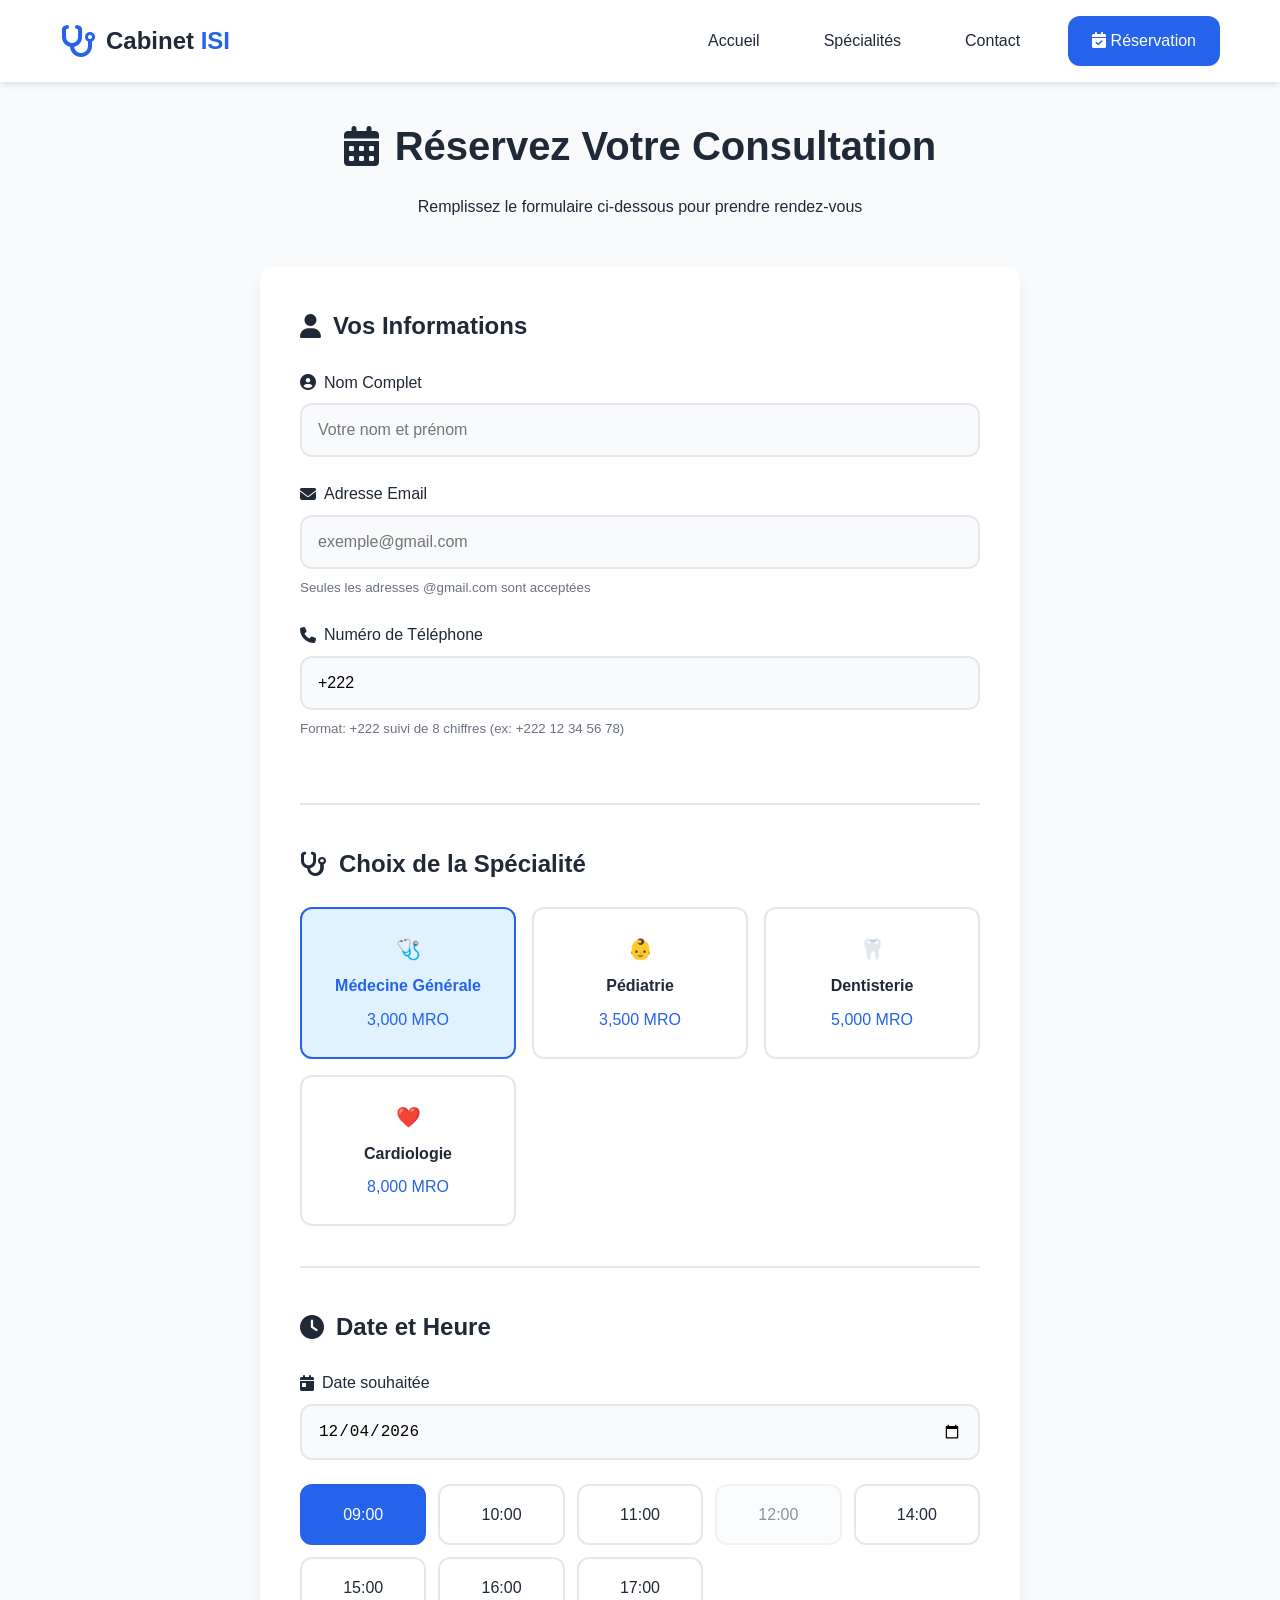
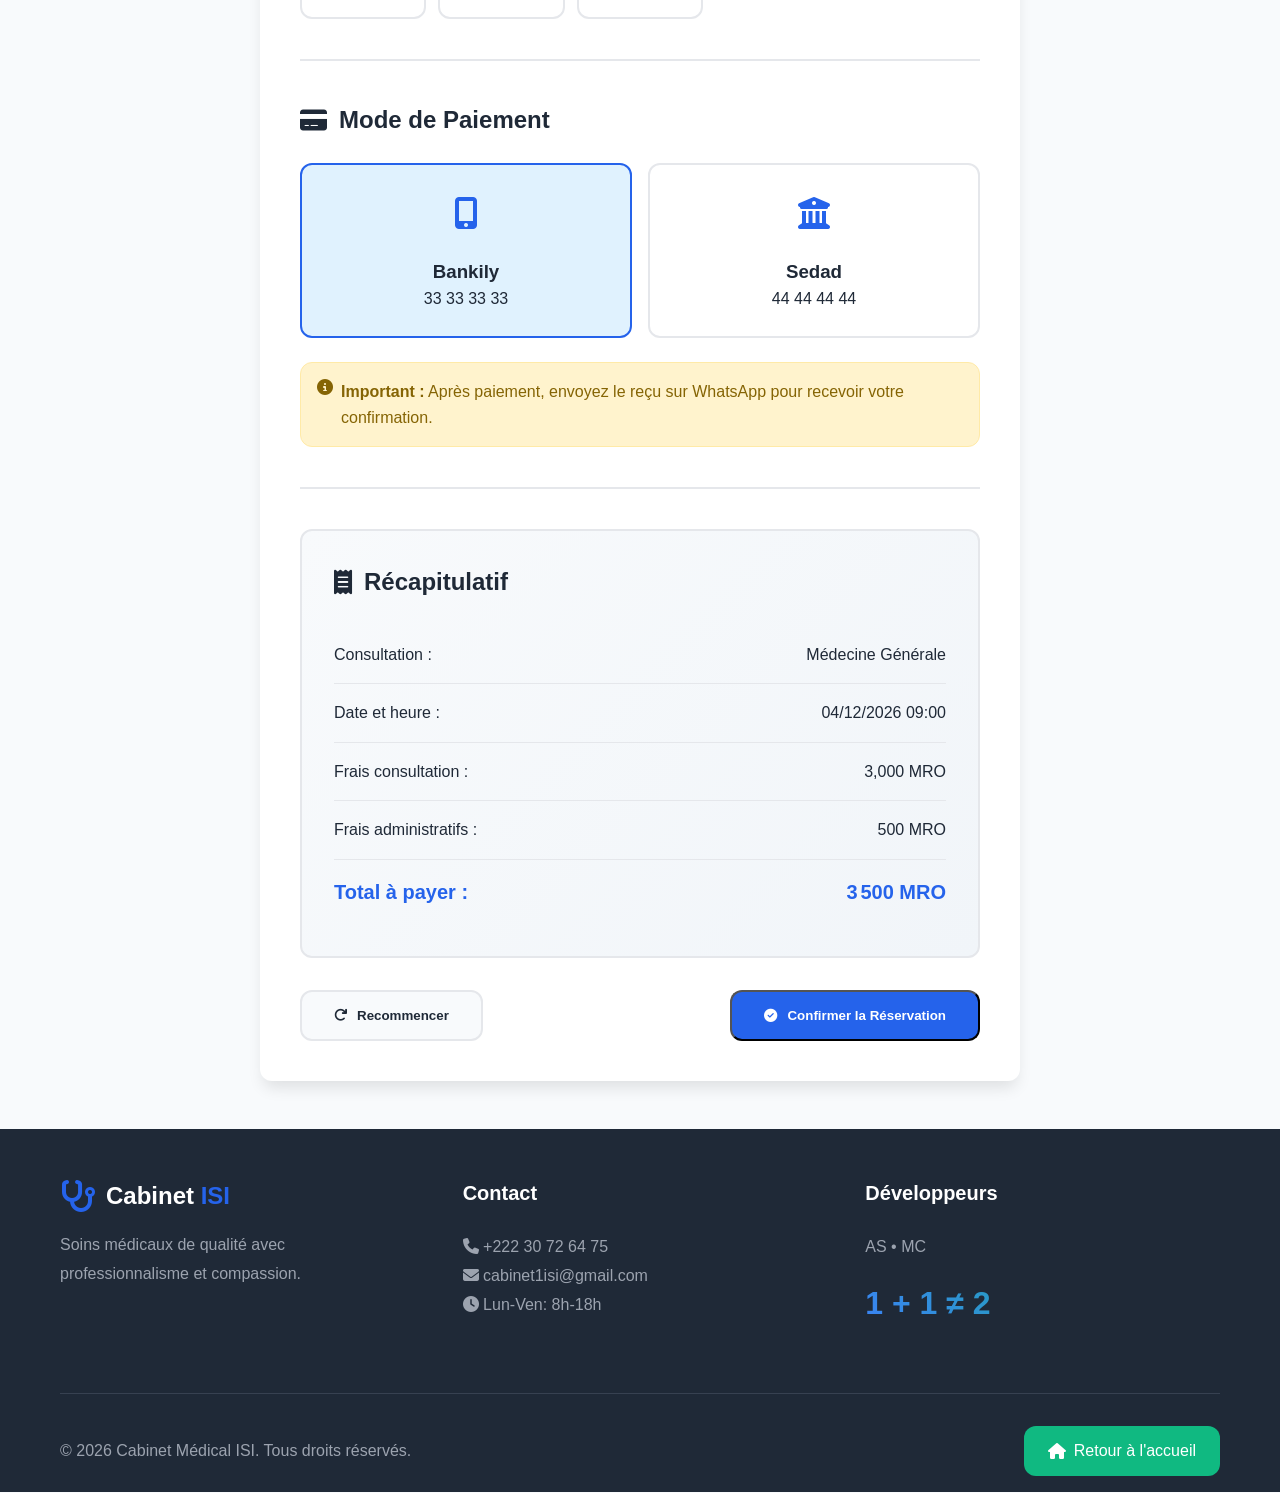
<file: booking.html>
<!DOCTYPE html>
<html lang="fr">
<head>
    <meta charset="UTF-8">
    <meta name="viewport" content="width=device-width, initial-scale=1.0">
    <title>Réservation - Cabinet ISI</title>
    <link rel="stylesheet" href="style.css">
    <link rel="stylesheet" href="https://cdnjs.cloudflare.com/ajax/libs/font-awesome/6.4.0/css/all.min.css">
    <style>
        /* أنماط إضافية لصفحة الحجز */
        .booking-page {
            max-width: 800px;
            margin: 2rem auto;
            padding: 0 20px;
        }
        
        .booking-header {
            text-align: center;
            margin-bottom: 3rem;
        }
        
        .booking-header h1 {
            font-size: 2.5rem;
            color: var(--text-dark);
            margin-bottom: 1rem;
            display: flex;
            align-items: center;
            justify-content: center;
            gap: 1rem;
        }
        
        .booking-form {
            background: var(--bg-white);
            border-radius: var(--radius);
            padding: 2.5rem;
            box-shadow: var(--shadow-lg);
            margin-bottom: 3rem;
        }
        
        .form-step {
            margin-bottom: 2.5rem;
            padding-bottom: 2.5rem;
            border-bottom: 2px solid var(--border);
        }
        
        .form-step:last-child {
            border-bottom: none;
        }
        
        .step-title {
            font-size: 1.5rem;
            color: var(--text-dark);
            margin-bottom: 1.5rem;
            display: flex;
            align-items: center;
            gap: 0.75rem;
        }
        
        .form-group {
            margin-bottom: 1.5rem;
        }
        
        .form-label {
            display: block;
            margin-bottom: 0.5rem;
            font-weight: 500;
            color: var(--text-dark);
            display: flex;
            align-items: center;
            gap: 0.5rem;
        }
        
        .form-input {
            width: 100%;
            padding: 1rem;
            border: 2px solid var(--border);
            border-radius: var(--radius);
            font-size: 1rem;
            transition: all 0.3s ease;
            background: var(--bg-light);
        }
        
        .form-input:focus {
            outline: none;
            border-color: var(--primary);
            background: white;
            box-shadow: 0 0 0 3px rgba(37, 99, 235, 0.1);
        }
        
        .specialty-selection {
            display: grid;
            grid-template-columns: repeat(auto-fit, minmax(180px, 1fr));
            gap: 1rem;
            margin-top: 1rem;
        }
        
        .specialty-btn {
            padding: 1.5rem 1rem;
            border: 2px solid var(--border);
            border-radius: var(--radius);
            background: white;
            cursor: pointer;
            transition: all 0.3s ease;
            text-align: center;
        }
        
        .specialty-btn:hover {
            border-color: var(--primary);
            transform: translateY(-2px);
        }
        
        .specialty-btn.selected {
            border-color: var(--primary);
            background: #e0f2fe;
            color: var(--primary);
        }
        
        .time-slots {
            display: grid;
            grid-template-columns: repeat(auto-fit, minmax(120px, 1fr));
            gap: 0.75rem;
            margin-top: 1rem;
        }
        
        .time-slot {
            padding: 1rem;
            border: 2px solid var(--border);
            border-radius: var(--radius);
            text-align: center;
            cursor: pointer;
            transition: all 0.3s ease;
            background: white;
        }
        
        .time-slot:hover {
            border-color: var(--primary);
        }
        
        .time-slot.selected {
            background: var(--primary);
            color: white;
            border-color: var(--primary);
        }
        
        .time-slot.disabled {
            opacity: 0.5;
            cursor: not-allowed;
            background: var(--bg-light);
        }
        
        .payment-methods {
            display: grid;
            grid-template-columns: repeat(auto-fit, minmax(200px, 1fr));
            gap: 1rem;
            margin-top: 1rem;
        }
        
        .payment-method {
            padding: 1.5rem;
            border: 2px solid var(--border);
            border-radius: var(--radius);
            text-align: center;
            cursor: pointer;
            transition: all 0.3s ease;
        }
        
        .payment-method:hover {
            border-color: var(--primary);
            transform: translateY(-2px);
        }
        
        .payment-method.selected {
            border-color: var(--primary);
            background: #e0f2fe;
        }
        
        .payment-icon {
            font-size: 2rem;
            color: var(--primary);
            margin-bottom: 1rem;
        }
        
        .summary-card {
            background: linear-gradient(135deg, #f8fafc 0%, #f1f5f9 100%);
            border-radius: var(--radius);
            padding: 2rem;
            margin: 2rem 0;
            border: 2px solid var(--border);
        }
        
        .summary-item {
            display: flex;
            justify-content: space-between;
            padding: 1rem 0;
            border-bottom: 1px solid var(--border);
        }
        
        .summary-item:last-child {
            border-bottom: none;
            font-weight: 700;
            font-size: 1.25rem;
            color: var(--primary);
        }
        
        .form-actions {
            display: flex;
            gap: 1rem;
            margin-top: 2rem;
            justify-content: space-between;
        }
        
        .btn-back {
            background: var(--bg-light);
            color: var(--text-dark);
            border: 2px solid var(--border);
        }
        
        .btn-back:hover {
            background: #e5e7eb;
        }
        
        .confirmation-modal {
            display: none;
            position: fixed;
            top: 0;
            left: 0;
            width: 100%;
            height: 100%;
            background: rgba(0, 0, 0, 0.8);
            z-index: 2000;
            align-items: center;
            justify-content: center;
        }
        
        .confirmation-content {
            background: white;
            border-radius: var(--radius);
            padding: 3rem;
            width: 90%;
            max-width: 500px;
            text-align: center;
        }
        
        .confirmation-icon {
            width: 80px;
            height: 80px;
            background: var(--secondary);
            border-radius: 50%;
            display: flex;
            align-items: center;
            justify-content: center;
            margin: 0 auto 1.5rem;
            font-size: 2.5rem;
            color: white;
        }
        
        .whatsapp-btn {
            display: inline-flex;
            align-items: center;
            gap: 0.75rem;
            background: #25D366;
            color: white;
            text-decoration: none;
            padding: 1rem 2rem;
            border-radius: var(--radius);
            font-weight: 600;
            margin: 1.5rem 0;
            transition: all 0.3s ease;
            width: 100%;
            justify-content: center;
        }
        
        .whatsapp-btn:hover {
            background: #128C7E;
            transform: translateY(-2px);
        }
        
        @media (max-width: 768px) {
            .booking-form {
                padding: 1.5rem;
            }
            
            .form-actions {
                flex-direction: column;
            }
            
            .specialty-selection,
            .time-slots,
            .payment-methods {
                grid-template-columns: repeat(2, 1fr);
            }
        }
        
        @media (max-width: 480px) {
            .specialty-selection,
            .time-slots,
            .payment-methods {
                grid-template-columns: 1fr;
            }
            
            .booking-header h1 {
                font-size: 2rem;
                flex-direction: column;
            }
        }
    </style>
</head>
<body>
    <!-- Navigation -->
    <nav class="navbar">
        <div class="container">
            <div class="logo">
                <i class="fas fa-stethoscope"></i>
                <h1>Cabinet <span>ISI</span></h1>
            </div>
            <div class="nav-links">
                <a href="index.html">Accueil</a>
                <a href="index.html#specialites">Spécialités</a>
                <a href="index.html#contact">Contact</a>
                <a href="booking.html" class="btn-reserve active">
                    <i class="fas fa-calendar-check"></i> Réservation
                </a>
            </div>
            <button class="menu-btn">
                <i class="fas fa-bars"></i>
            </button>
        </div>
    </nav>

    <!-- Booking Page -->
    <main class="booking-page">
        <header class="booking-header">
            <h1>
                <i class="fas fa-calendar-alt"></i>
                <span>Réservez Votre Consultation</span>
            </h1>
            <p>Remplissez le formulaire ci-dessous pour prendre rendez-vous</p>
        </header>

        <form id="bookingForm" class="booking-form">
            <!-- Étape 1: Informations personnelles -->
            <div class="form-step" id="step1">
                <h2 class="step-title">
                    <i class="fas fa-user"></i>
                    Vos Informations
                </h2>
                
                <div class="form-group">
                    <label for="fullName" class="form-label">
                        <i class="fas fa-user-circle"></i>
                        Nom Complet
                    </label>
                    <input type="text" id="fullName" class="form-input" 
                           placeholder="Votre nom et prénom" required>
                </div>
                
                <div class="form-group">
                    <label for="email" class="form-label">
                        <i class="fas fa-envelope"></i>
                        Adresse Email
                    </label>
                    <input type="email" id="email" class="form-input" 
                           placeholder="exemple@gmail.com" required>
                    <small style="color: var(--text-light); margin-top: 0.5rem; display: block;">
                        Seules les adresses @gmail.com sont acceptées
                    </small>
                </div>
                
                <div class="form-group">
                    <label for="phone" class="form-label">
                        <i class="fas fa-phone"></i>
                        Numéro de Téléphone
                    </label>
                    <input type="tel" id="phone" class="form-input" 
                           value="+222 " required 
                           placeholder="+222 XX XX XX XX">
                    <small style="color: var(--text-light); margin-top: 0.5rem; display: block;">
                        Format: +222 suivi de 8 chiffres (ex: +222 12 34 56 78)
                    </small>
                </div>
            </div>

            <!-- Étape 2: Choix de spécialité -->
            <div class="form-step" id="step2">
                <h2 class="step-title">
                    <i class="fas fa-stethoscope"></i>
                    Choix de la Spécialité
                </h2>
                
                <div class="specialty-selection">
                    <div class="specialty-btn selected" data-price="3000">
                        <div style="font-size: 1.25rem; margin-bottom: 0.5rem;">🩺</div>
                        <div style="font-weight: 600;">Médecine Générale</div>
                        <div style="color: var(--primary); margin-top: 0.5rem;">3,000 MRO</div>
                    </div>
                    
                    <div class="specialty-btn" data-price="3500">
                        <div style="font-size: 1.25rem; margin-bottom: 0.5rem;">👶</div>
                        <div style="font-weight: 600;">Pédiatrie</div>
                        <div style="color: var(--primary); margin-top: 0.5rem;">3,500 MRO</div>
                    </div>
                    
                    <div class="specialty-btn" data-price="5000">
                        <div style="font-size: 1.25rem; margin-bottom: 0.5rem;">🦷</div>
                        <div style="font-weight: 600;">Dentisterie</div>
                        <div style="color: var(--primary); margin-top: 0.5rem;">5,000 MRO</div>
                    </div>
                    
                    <div class="specialty-btn" data-price="8000">
                        <div style="font-size: 1.25rem; margin-bottom: 0.5rem;">❤️</div>
                        <div style="font-weight: 600;">Cardiologie</div>
                        <div style="color: var(--primary); margin-top: 0.5rem;">8,000 MRO</div>
                    </div>
                </div>
            </div>

            <!-- Étape 3: Date et heure -->
            <div class="form-step" id="step3">
                <h2 class="step-title">
                    <i class="fas fa-clock"></i>
                    Date et Heure
                </h2>
                
                <div class="form-group">
                    <label for="appointmentDate" class="form-label">
                        <i class="fas fa-calendar-day"></i>
                        Date souhaitée
                    </label>
                    <input type="date" id="appointmentDate" class="form-input" required>
                </div>
                
                <div class="time-slots">
                    <div class="time-slot selected">09:00</div>
                    <div class="time-slot">10:00</div>
                    <div class="time-slot">11:00</div>
                    <div class="time-slot disabled">12:00</div>
                    <div class="time-slot">14:00</div>
                    <div class="time-slot">15:00</div>
                    <div class="time-slot">16:00</div>
                    <div class="time-slot">17:00</div>
                </div>
            </div>

            <!-- Étape 4: Paiement -->
            <div class="form-step" id="step4">
                <h2 class="step-title">
                    <i class="fas fa-credit-card"></i>
                    Mode de Paiement
                </h2>
                
                <div class="payment-methods">
                    <div class="payment-method selected">
                        <div class="payment-icon">
                            <i class="fas fa-mobile-alt"></i>
                        </div>
                        <h3>Bankily</h3>
                        <p>33 33 33 33</p>
                    </div>
                    
                    <div class="payment-method">
                        <div class="payment-icon">
                            <i class="fas fa-university"></i>
                        </div>
                        <h3>Sedad</h3>
                        <p>44 44 44 44</p>
                    </div>
                </div>
                
                <div style="background: #fff3cd; border: 1px solid #ffeaa7; padding: 1rem; border-radius: var(--radius); margin-top: 1.5rem;">
                    <p style="display: flex; align-items: flex-start; gap: 0.5rem; margin: 0; color: #856404;">
                        <i class="fas fa-info-circle"></i>
                        <span><strong>Important :</strong> Après paiement, envoyez le reçu sur WhatsApp pour recevoir votre confirmation.</span>
                    </p>
                </div>
            </div>

            <!-- Résumé -->
            <div class="summary-card">
                <h2 class="step-title">
                    <i class="fas fa-receipt"></i>
                    Récapitulatif
                </h2>
                
                <div class="summary-item">
                    <span>Consultation :</span>
                    <span id="summarySpecialty">Médecine Générale</span>
                </div>
                
                <div class="summary-item">
                    <span>Date et heure :</span>
                    <span id="summaryDateTime">--/--/---- --:--</span>
                </div>
                
                <div class="summary-item">
                    <span>Frais consultation :</span>
                    <span id="summaryPrice">3,000 MRO</span>
                </div>
                
                <div class="summary-item">
                    <span>Frais administratifs :</span>
                    <span>500 MRO</span>
                </div>
                
                <div class="summary-item">
                    <span>Total à payer :</span>
                    <span id="summaryTotal">3,500 MRO</span>
                </div>
            </div>

            <!-- Actions -->
            <div class="form-actions">
                <button type="button" class="btn-primary btn-back" onclick="resetForm()">
                    <i class="fas fa-redo"></i> Recommencer
                </button>
                
                <button type="button" class="btn-primary" onclick="submitBooking()">
                    <i class="fas fa-check-circle"></i> Confirmer la Réservation
                </button>
            </div>
        </form>
    </main>

    <!-- Modal de confirmation -->
    <div id="confirmationModal" class="confirmation-modal">
        <div class="confirmation-content">
            <div class="confirmation-icon">
                <i class="fas fa-check"></i>
            </div>
            
            <h2 style="color: var(--text-dark); margin-bottom: 1rem;">
                Réservation Enregistrée !
            </h2>
            
            <p style="color: var(--text-light); margin-bottom: 1.5rem; line-height: 1.6;">
                Votre rendez-vous a été enregistré avec succès.<br>
                <strong>Dernière étape :</strong> Envoyez le reçu de paiement sur WhatsApp.
            </p>
            
            <a href="https://wa.me/22230726475?text=Bonjour%2C%20voici%20le%20re%C3%A7u%20de%20paiement%20pour%20ma%20r%C3%A9servation%20%C3%A0%20Cabinet%20ISI" 
               class="whatsapp-btn" target="_blank">
                <i class="fab fa-whatsapp"></i>
                Envoyer le reçu sur WhatsApp
            </a>
            
            <button type="button" class="btn-primary btn-back" onclick="closeConfirmation()" 
                    style="margin-top: 1rem; width: 100%;">
                <i class="fas fa-times"></i> Fermer
            </button>
        </div>
    </div>

    <!-- Footer -->
    <footer class="footer">
        <div class="container">
            <div class="footer-content">
                <div class="footer-section">
                    <div class="logo">
                        <i class="fas fa-stethoscope"></i>
                        <h2>Cabinet <span>ISI</span></h2>
                    </div>
                    <p>Soins médicaux de qualité avec professionnalisme et compassion.</p>
                </div>
                
                <div class="footer-section">
                    <h3>Contact</h3>
                    <p><i class="fas fa-phone"></i> +222 30 72 64 75</p>
                    <p><i class="fas fa-envelope"></i> cabinet1isi@gmail.com</p>
                    <p><i class="fas fa-clock"></i> Lun-Ven: 8h-18h</p>
                </div>
                
                <div class="footer-section">
                    <h3>Développeurs</h3>
                    <p>AS • MC</p>
                    <div class="signature">1 + 1 ≠ 2</div>
                </div>
            </div>
            
            <div class="footer-bottom">
                <p>© 2026 Cabinet Médical ISI. Tous droits réservés.</p>
                <a href="index.html" class="booking-link">
                    <i class="fas fa-home"></i> Retour à l'accueil
                </a>
            </div>
        </div>
    </footer>

    <script>
        // Variables
        let selectedSpecialty = 'general';
        let selectedTime = '09:00';
        let selectedDate = '';
        let consultationPrice = 3000;

        // Initialisation
        document.addEventListener('DOMContentLoaded', function() {
            // Définir la date minimale (aujourd'hui)
            const today = new Date().toISOString().split('T')[0];
            const dateInput = document.getElementById('appointmentDate');
            dateInput.min = today;
            dateInput.value = today;
            selectedDate = today;

            // Charger la spécialité depuis localStorage
            const savedSpecialty = localStorage.getItem('selectedSpecialty');
            if (savedSpecialty) {
                selectSpecialty(savedSpecialty);
                localStorage.removeItem('selectedSpecialty');
            }

            // Ajouter les écouteurs d'événements
            setupEventListeners();
            updateSummary();
        });

        // Configurer les écouteurs d'événements
        function setupEventListeners() {
            // Sélection de spécialité
            document.querySelectorAll('.specialty-btn').forEach(btn => {
                btn.addEventListener('click', function() {
                    document.querySelectorAll('.specialty-btn').forEach(b => {
                        b.classList.remove('selected');
                    });
                    this.classList.add('selected');
                    
                    // Mettre à jour le prix
                    consultationPrice = parseInt(this.dataset.price);
                    updateSummary();
                });
            });

            // Sélection de l'heure
            document.querySelectorAll('.time-slot:not(.disabled)').forEach(slot => {
                slot.addEventListener('click', function() {
                    document.querySelectorAll('.time-slot').forEach(s => {
                        s.classList.remove('selected');
                    });
                    this.classList.add('selected');
                    selectedTime = this.textContent;
                    updateSummary();
                });
            });

            // Sélection du mode de paiement
            document.querySelectorAll('.payment-method').forEach(method => {
                method.addEventListener('click', function() {
                    document.querySelectorAll('.payment-method').forEach(m => {
                        m.classList.remove('selected');
                    });
                    this.classList.add('selected');
                });
            });

            // Changement de date
            document.getElementById('appointmentDate').addEventListener('change', function() {
                selectedDate = this.value;
                updateSummary();
            });

            // === التعديل: تنسيق رقم الهاتف ليقبل 8 أرقام ===
            const phoneInput = document.getElementById('phone');
            phoneInput.addEventListener('input', function(e) {
                let value = this.value.replace(/\D/g, '');
                
                // إزالة الرمز الدولي إذا كان المستخدم يكتبه
                if (value.startsWith('222')) {
                    value = value.substring(3);
                }
                
                // حصر الإدخال على 8 أرقام فقط
                if (value.length > 8) {
                    value = value.substring(0, 8);
                }
                
                // تنسيق الرقم
                let formatted = '+222';
                if (value.length > 0) {
                    formatted += ' ' + value.substring(0, 2);
                    if (value.length > 2) {
                        formatted += ' ' + value.substring(2, 4);
                        if (value.length > 4) {
                            formatted += ' ' + value.substring(4, 6);
                            if (value.length > 6) {
                                formatted += ' ' + value.substring(6, 8);
                            }
                        }
                    }
                }
                
                this.value = formatted;
            });
        }

        // Sélectionner une spécialité
        function selectSpecialty(specialty) {
            const specialtyBtn = document.querySelector(`.specialty-btn[data-price="${getPriceBySpecialty(specialty)}"]`);
            if (specialtyBtn) {
                specialtyBtn.click();
            }
        }

        // Obtenir le prix par spécialité
        function getPriceBySpecialty(specialty) {
            const prices = {
                'general': 3000,
                'pediatric': 3500,
                'dental': 5000,
                'cardio': 8000,
                'eye': 6000,
                'radio': 10000
            };
            return prices[specialty] || 3000;
        }

        // Mettre à jour le résumé
        function updateSummary() {
            // Mettre à jour la spécialité
            const selectedSpecialtyBtn = document.querySelector('.specialty-btn.selected');
            if (selectedSpecialtyBtn) {
                document.getElementById('summarySpecialty').textContent = 
                    selectedSpecialtyBtn.querySelector('div:nth-child(2)').textContent;
                document.getElementById('summaryPrice').textContent = 
                    selectedSpecialtyBtn.querySelector('div:nth-child(3)').textContent;
            }

            // Mettre à jour la date et l'heure
            const dateInput = document.getElementById('appointmentDate');
            if (dateInput && dateInput.value) {
                const date = new Date(dateInput.value);
                const formattedDate = date.toLocaleDateString('fr-FR');
                document.getElementById('summaryDateTime').textContent = 
                    `${formattedDate} ${selectedTime}`;
            }

            // Calculer le total
            const total = consultationPrice + 500;
            document.getElementById('summaryTotal').textContent = 
                total.toLocaleString('fr-FR') + ' MRO';
        }

        // Valider le formulaire
        function validateForm() {
            const requiredFields = ['fullName', 'email', 'phone'];
            let isValid = true;
            let errorMessage = '';

            // Vérifier les champs requis
            requiredFields.forEach(fieldId => {
                const field = document.getElementById(fieldId);
                if (!field.value.trim()) {
                    isValid = false;
                    errorMessage = 'Veuillez remplir tous les champs obligatoires';
                }
            });

            // Vérifier l'email
            const email = document.getElementById('email').value;
            if (email && !email.endsWith('@gmail.com')) {
                isValid = false;
                errorMessage = 'Veuillez utiliser une adresse @gmail.com';
            }

            // === التعديل: تدقيق رقم الهاتف ليشمل 8 أرقام ===
            const phone = document.getElementById('phone').value;
            const phoneDigits = phone.replace(/\D/g, '');
            
            // الرقم يجب أن يكون: 222 + 8 أرقام = 11 رقم إجمالاً
            if (phone && (!phone.startsWith('+222') || phoneDigits.length !== 11)) {
                isValid = false;
                errorMessage = 'Numéro de téléphone invalide. Format: +222 suivi de 8 chiffres (ex: +222 12 34 56 78)';
            }

            if (!isValid) {
                alert(`❌ ${errorMessage}`);
                return false;
            }

            return true;
        }

        // Soumettre la réservation
        function submitBooking() {
            if (!validateForm()) {
                return;
            }

            // Collecter les données
            const bookingData = {
                fullName: document.getElementById('fullName').value,
                email: document.getElementById('email').value,
                phone: document.getElementById('phone').value,
                specialty: document.getElementById('summarySpecialty').textContent,
                dateTime: document.getElementById('summaryDateTime').textContent,
                amount: document.getElementById('summaryTotal').textContent
            };

            // Afficher le modal de confirmation
            const modal = document.getElementById('confirmationModal');
            modal.style.display = 'flex';
            document.body.style.overflow = 'hidden';

            // Log des données (simulation d'envoi)
            console.log('Données de réservation :', bookingData);
        }

        // Réinitialiser le formulaire
        function resetForm() {
            if (confirm('Voulez-vous vraiment réinitialiser le formulaire ?')) {
                document.getElementById('bookingForm').reset();
                
                // Réinitialiser les sélections
                document.querySelectorAll('.specialty-btn').forEach(btn => {
                    btn.classList.remove('selected');
                });
                document.querySelector('.specialty-btn[data-price="3000"]').classList.add('selected');
                
                document.querySelectorAll('.time-slot').forEach(slot => {
                    slot.classList.remove('selected');
                });
                document.querySelector('.time-slot:not(.disabled)').classList.add('selected');
                
                document.querySelectorAll('.payment-method').forEach(method => {
                    method.classList.remove('selected');
                });
                document.querySelector('.payment-method').classList.add('selected');
                
                // Réinitialiser le téléphone
                document.getElementById('phone').value = '+222 ';
                
                // Réinitialiser la date
                const today = new Date().toISOString().split('T')[0];
                document.getElementById('appointmentDate').value = today;
                
                // Mettre à jour le résumé
                consultationPrice = 3000;
                selectedTime = '09:00';
                selectedDate = today;
                updateSummary();
                
                alert('Formulaire réinitialisé avec succès !');
            }
        }

        // Fermer le modal de confirmation
        function closeConfirmation() {
            const modal = document.getElementById('confirmationModal');
            modal.style.display = 'none';
            document.body.style.overflow = 'auto';
            
            // Réinitialiser le formulaire
            setTimeout(resetForm, 300);
        }

        // Navigation mobile
        document.querySelector('.menu-btn').addEventListener('click', function() {
            document.querySelector('.nav-links').classList.toggle('show');
        });
    </script>
</body>
</html>
</file>
<file: style.css>
/* Variables et Reset */
:root {
    --primary: #2563eb;
    --primary-dark: #1d4ed8;
    --secondary: #10b981;
    --text-dark: #1f2937;
    --text-light: #6b7280;
    --bg-light: #f8fafc;
    --bg-white: #ffffff;
    --border: #e5e7eb;
    --shadow: 0 4px 6px -1px rgba(0, 0, 0, 0.1);
    --shadow-lg: 0 10px 15px -3px rgba(0, 0, 0, 0.1);
    --radius: 12px;
}

* {
    margin: 0;
    padding: 0;
    box-sizing: border-box;
}

body {
    font-family: -apple-system, BlinkMacSystemFont, 'Segoe UI', Roboto, Oxygen, Ubuntu, sans-serif;
    color: var(--text-dark);
    line-height: 1.6;
    background: var(--bg-light);
}

.container {
    max-width: 1200px;
    margin: 0 auto;
    padding: 0 20px;
}

/* Navigation */
.navbar {
    background: var(--bg-white);
    box-shadow: var(--shadow);
    position: sticky;
    top: 0;
    z-index: 1000;
}

.navbar .container {
    display: flex;
    justify-content: space-between;
    align-items: center;
    padding: 1rem 20px;
}

.logo {
    display: flex;
    align-items: center;
    gap: 10px;
}

.logo i {
    font-size: 2rem;
    color: var(--primary);
}

.logo h1 {
    font-size: 1.5rem;
    font-weight: 700;
}

.logo span {
    color: var(--primary);
}

.nav-links {
    display: flex;
    gap: 2rem;
    align-items: center;
}

.nav-links a {
    text-decoration: none;
    color: var(--text-dark);
    font-weight: 500;
    padding: 0.5rem 1rem;
    border-radius: var(--radius);
    transition: all 0.3s ease;
}

.nav-links a:hover {
    color: var(--primary);
}

.nav-links a.active {
    background: var(--primary);
    color: white;
}

.btn-reserve {
    background: var(--secondary);
    color: white !important;
    padding: 0.75rem 1.5rem !important;
}

.btn-reserve:hover {
    background: #0da271;
    transform: translateY(-2px);
}

.menu-btn {
    display: none;
    background: none;
    border: none;
    font-size: 1.5rem;
    color: var(--text-dark);
    cursor: pointer;
}

/* Hero Section */
.hero {
    padding: 4rem 0;
    background: linear-gradient(135deg, #f0f9ff 0%, #e0f2fe 100%);
}

.hero .container {
    display: grid;
    grid-template-columns: 1fr 1fr;
    gap: 4rem;
    align-items: center;
}

.hero-content h2 {
    font-size: 3rem;
    font-weight: 700;
    margin-bottom: 1rem;
    color: var(--text-dark);
}

.hero-content p {
    font-size: 1.25rem;
    color: var(--text-light);
    margin-bottom: 2rem;
}

.btn-primary {
    display: inline-flex;
    align-items: center;
    gap: 10px;
    background: var(--primary);
    color: white;
    text-decoration: none;
    padding: 1rem 2rem;
    border-radius: var(--radius);
    font-weight: 600;
    transition: all 0.3s ease;
}

.btn-primary:hover {
    background: var(--primary-dark);
    transform: translateY(-2px);
    box-shadow: var(--shadow-lg);
}

.hero-image img {
    width: 100%;
    border-radius: var(--radius);
    box-shadow: var(--shadow-lg);
}

/* Specialties Section */
.specialties {
    padding: 5rem 0;
    background: var(--bg-white);
}

.section-title {
    font-size: 2.5rem;
    font-weight: 700;
    text-align: center;
    margin-bottom: 1rem;
    color: var(--text-dark);
}

.section-subtitle {
    text-align: center;
    color: var(--text-light);
    margin-bottom: 3rem;
    font-size: 1.125rem;
}

.specialties-grid {
    display: grid;
    grid-template-columns: repeat(auto-fit, minmax(300px, 1fr));
    gap: 2rem;
    margin-top: 2rem;
}

.specialty-card {
    background: var(--bg-white);
    border: 1px solid var(--border);
    border-radius: var(--radius);
    padding: 2rem;
    text-align: center;
    transition: all 0.3s ease;
    box-shadow: var(--shadow);
}

.specialty-card:hover {
    transform: translateY(-5px);
    box-shadow: var(--shadow-lg);
    border-color: var(--primary);
}

.specialty-icon {
    font-size: 3rem;
    color: var(--primary);
    margin-bottom: 1rem;
}

.specialty-card h3 {
    font-size: 1.5rem;
    margin-bottom: 0.5rem;
    color: var(--text-dark);
}

.specialty-card p {
    color: var(--text-light);
    margin-bottom: 1rem;
}

.specialty-price {
    font-size: 1.5rem;
    font-weight: 700;
    color: var(--primary);
    margin: 1rem 0;
}

.btn-specialty {
    display: inline-flex;
    align-items: center;
    gap: 8px;
    background: var(--primary);
    color: white;
    text-decoration: none;
    padding: 0.75rem 1.5rem;
    border-radius: var(--radius);
    font-weight: 500;
    transition: all 0.3s ease;
}

.btn-specialty:hover {
    background: var(--primary-dark);
    transform: translateY(-2px);
}

/* Process Section */
.process {
    padding: 5rem 0;
    background: linear-gradient(135deg, #f8fafc 0%, #f1f5f9 100%);
}

.process-steps {
    display: grid;
    grid-template-columns: repeat(auto-fit, minmax(250px, 1fr));
    gap: 2rem;
    margin-top: 3rem;
}

.step {
    text-align: center;
    padding: 2rem;
    background: var(--bg-white);
    border-radius: var(--radius);
    box-shadow: var(--shadow);
    position: relative;
}

.step-number {
    position: absolute;
    top: -20px;
    left: 50%;
    transform: translateX(-50%);
    background: var(--primary);
    color: white;
    width: 40px;
    height: 40px;
    border-radius: 50%;
    display: flex;
    align-items: center;
    justify-content: center;
    font-weight: 700;
}

.step-icon {
    font-size: 2.5rem;
    color: var(--primary);
    margin-bottom: 1rem;
}

.step h3 {
    font-size: 1.25rem;
    margin-bottom: 0.5rem;
    color: var(--text-dark);
}

/* Contact Section */
.contact {
    padding: 5rem 0;
    background: var(--bg-white);
}

.contact-info {
    max-width: 600px;
    margin: 0 auto;
}

.contact-item {
    display: flex;
    align-items: center;
    gap: 1rem;
    padding: 1.5rem;
    background: var(--bg-light);
    border-radius: var(--radius);
    margin-bottom: 1rem;
    transition: all 0.3s ease;
}

.contact-item:hover {
    transform: translateX(10px);
    background: #e0f2fe;
}

.contact-item i {
    font-size: 1.5rem;
    color: var(--primary);
    min-width: 40px;
}

.contact-item h3 {
    font-size: 1rem;
    color: var(--text-light);
    margin-bottom: 0.25rem;
}

.contact-item p {
    font-size: 1.125rem;
    font-weight: 600;
    color: var(--text-dark);
}

/* Footer */
.footer {
    background: #1f2937;
    color: white;
    padding: 3rem 0 1rem;
}

.footer-content {
    display: grid;
    grid-template-columns: repeat(auto-fit, minmax(250px, 1fr));
    gap: 3rem;
    margin-bottom: 3rem;
}

.footer-section .logo {
    margin-bottom: 1rem;
}

.footer-section .logo h2 {
    color: white;
}

.footer-section p {
    color: #9ca3af;
    line-height: 1.8;
}

.footer-section h3 {
    font-size: 1.25rem;
    margin-bottom: 1.5rem;
    color: white;
}

.footer-section a {
    display: block;
    color: #9ca3af;
    text-decoration: none;
    margin-bottom: 0.75rem;
    transition: color 0.3s ease;
}

.footer-section a:hover {
    color: white;
}

.signature {
    font-size: 2rem;
    font-weight: 700;
    background: linear-gradient(45deg, #3b82f6, #10b981);
    -webkit-background-clip: text;
    -webkit-text-fill-color: transparent;
    margin: 1rem 0;
}

.footer-bottom {
    display: flex;
    justify-content: space-between;
    align-items: center;
    padding-top: 2rem;
    border-top: 1px solid #374151;
    flex-wrap: wrap;
    gap: 1rem;
}

.footer-bottom p {
    color: #9ca3af;
}

.booking-link {
    display: inline-flex;
    align-items: center;
    gap: 8px;
    background: var(--secondary);
    color: white;
    text-decoration: none;
    padding: 0.75rem 1.5rem;
    border-radius: var(--radius);
    font-weight: 500;
    transition: all 0.3s ease;
}

.booking-link:hover {
    background: #0da271;
    transform: translateY(-2px);
}

/* Responsive */
@media (max-width: 768px) {
    .navbar .container {
        flex-wrap: wrap;
    }
    
    .nav-links {
        display: none;
        width: 100%;
        flex-direction: column;
        padding: 1rem 0;
    }
    
    .nav-links.show {
        display: flex;
    }
    
    .menu-btn {
        display: block;
    }
    
    .hero .container {
        grid-template-columns: 1fr;
        text-align: center;
    }
    
    .hero-content h2 {
        font-size: 2rem;
    }
    
    .section-title {
        font-size: 2rem;
    }
    
    .specialties-grid {
        grid-template-columns: 1fr;
    }
    
    .process-steps {
        grid-template-columns: 1fr;
    }
    
    .footer-bottom {
        flex-direction: column;
        text-align: center;
    }
}
</file>
